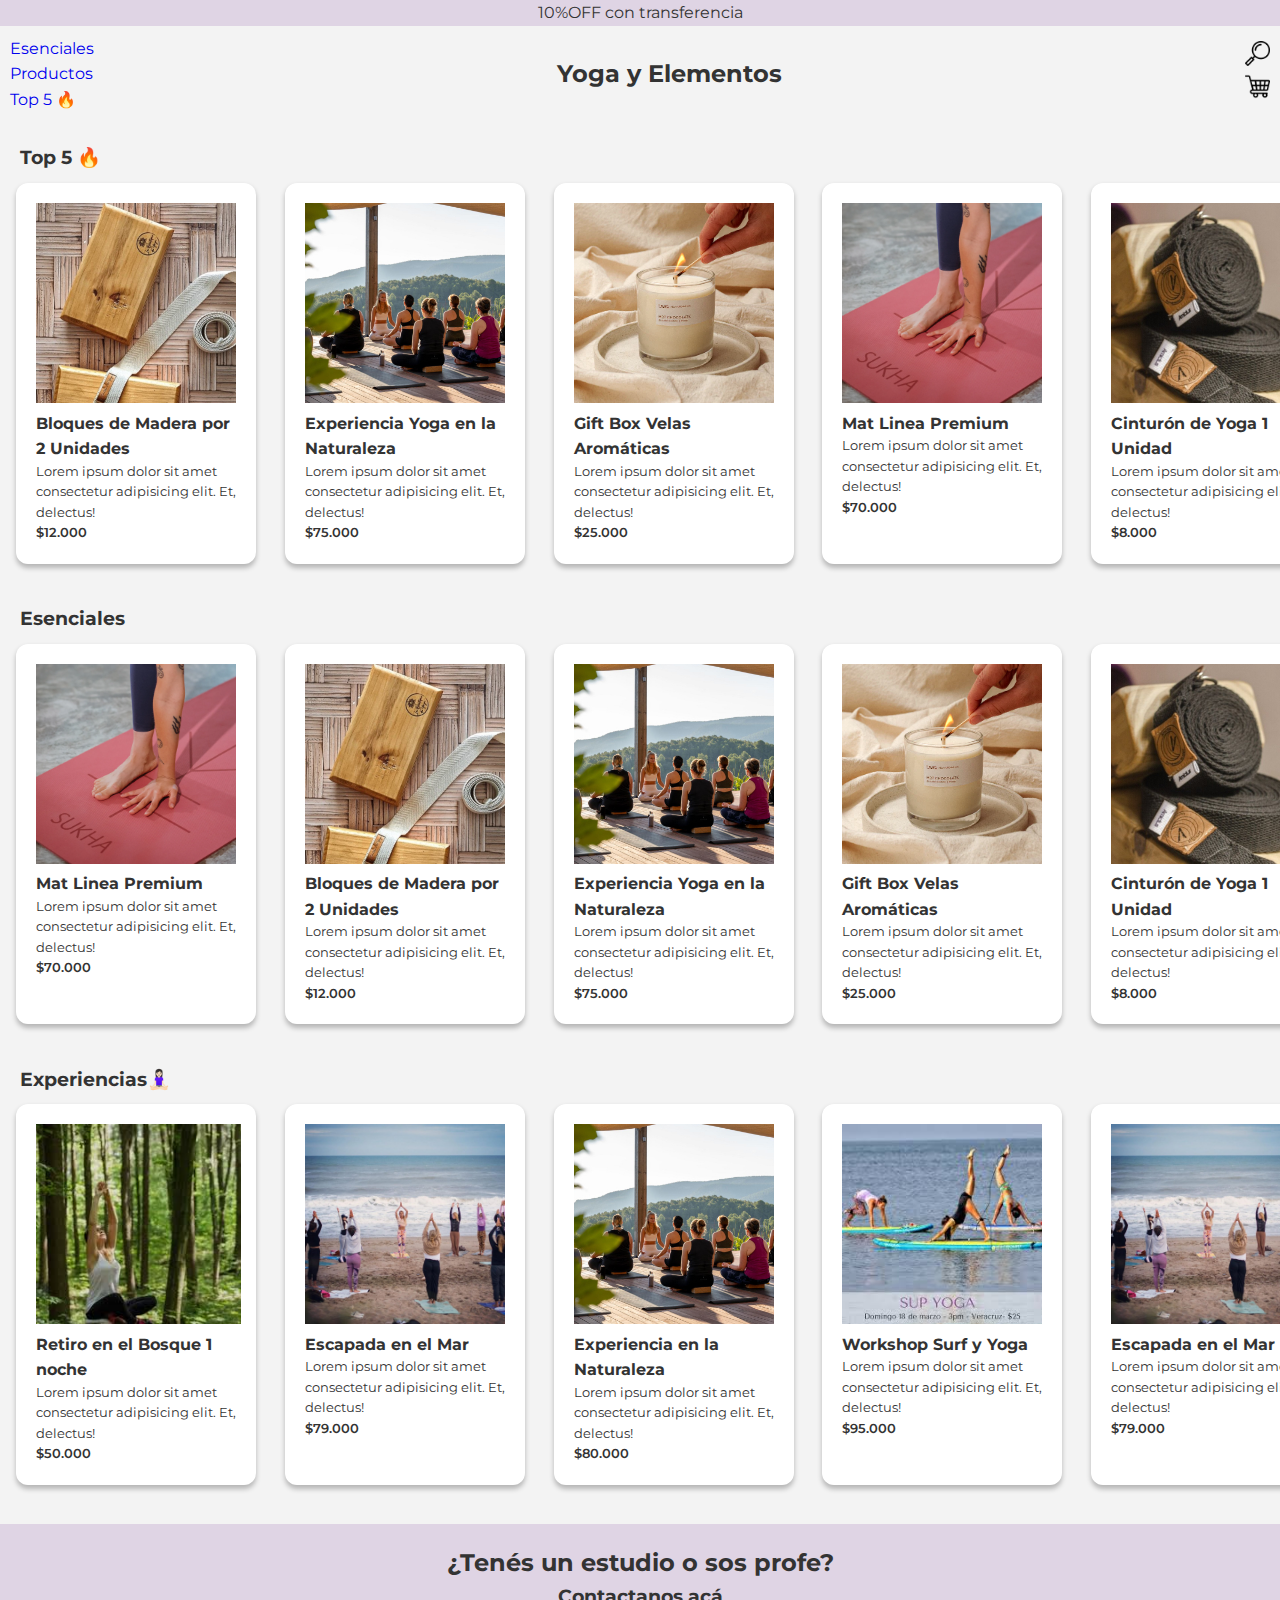
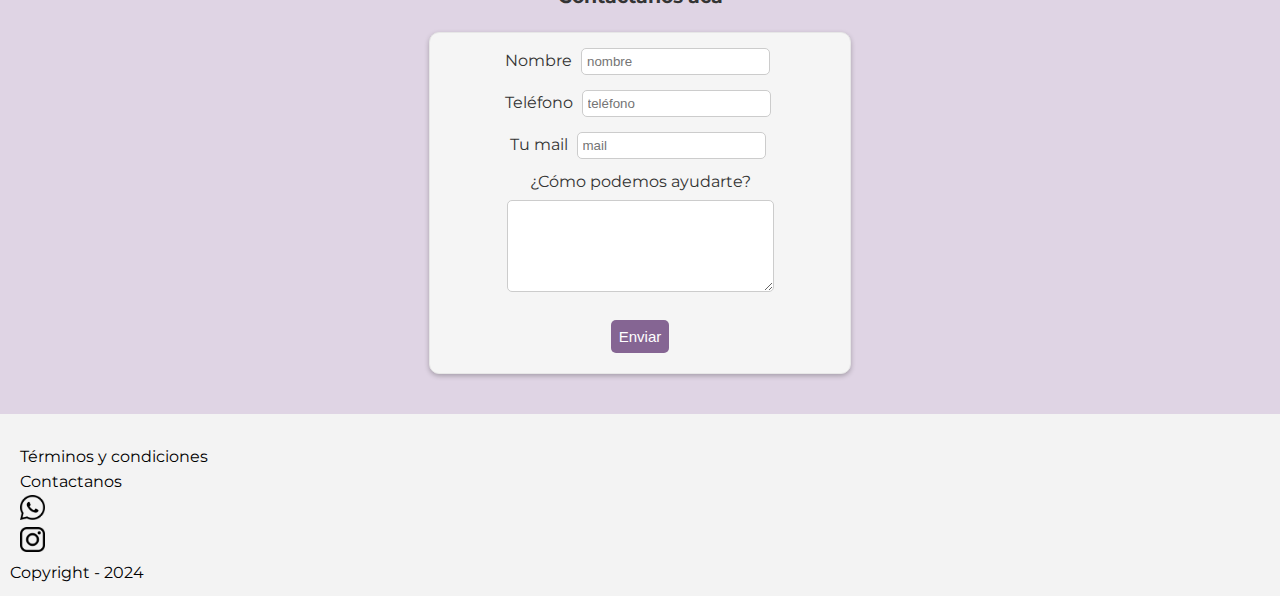
<file: index.html>
<!DOCTYPE html>
<html lang="es">
<head>
    <meta charset="UTF-8">
    <meta name="viewport" content="width=device-width, initial-scale=1.0">
    <title> Yoga y Elementos </title>
    <link href="https://fonts.googleapis.com/css2?family=Montserrat:wght@400;700&display=swap" rel="stylesheet">
    <link rel="shortcut icon" href="IMAGENES/ICONOS/icon_loto.png">
    <link rel="stylesheet" href="./CSS/index_style.css">


</head>
<body>
    <!-- estoy dudando si poner el header siempre visible? en ese caso me gustaria que se achique al scrollear hacia abajo-->
    <header>
        <aside class="banner_superior">10%OFF con transferencia</aside>
        <!-- header siempre visible -->
        <div class="header_superior">
            <!-- menu de navegacion, a futuro hacer hamburgesa a la izquierda, con X para cerrar -->
            <nav>
                <ul>
                    <li><a href="#esenciales">Esenciales</a></li>
                    <li><a href="productos.html">Productos</a></li>
                    <li><a href="#top_5">Top 5 🔥</a></li>
                    <!-- <li><a href="#experiencias">Experiencias</a></li>
                    <li><a href="#regalos">Box Regalos🎁</a></li>
                    <li><a href="#contacto_mayoristas">¿Tenés un estudio?</a></li>
                    <li><a href="ayuda.html">Ayuda</a></li> -->
                </ul>
            </nav>

        <!-- titulo de la pagina o LOGO-->
        <h1> Yoga y Elementos</h1>

        <!-- iconos lateral derecho: lupita para buscar y carrito -->
        <ul>
            <li><a href="" target="_blank"><img src="IMAGENES/ICONOS/icon_lupa.png" alt="lupa" width="25px"></a></li>
            <li><a href="" target="_blank"><img src="IMAGENES/ICONOS/icon_carrito.png" alt="carrito" width="25px"></a></li>
        </ul>    
    </div>
    </header>

    <main>
        <!-- <section>
            Esta seccion la planeo a fururo, espero que se pueda hacer con JS: banners con lo destacado/novedades/promos, deben ir en slide automatica y ser anchor de a donde dirige cada uno.
        </section> -->

        <!-- esta es la primera seccion TOP 5, quiero que vaya en slide cuando el usurio scrollee-->
        <section class="categorias_de_productos" id="top_5">
            <h2 class="titulo_categoria">Top 5 🔥</h2>
            <div class="productos_por_categorias">
                <a>
                    <article>
                        <img src="IMAGENES/PRODUCTOS/bloques.jpeg" alt="bloques de yoga" height="200px">

                            <h3>Bloques de Madera por 2 Unidades</h3>
                            <p>Lorem ipsum dolor sit amet consectetur adipisicing elit. Et, delectus!</p>
                            <p class="precio">$12.000</p>
                    </article>
                </a>

                <article>
                    <img src="IMAGENES/PRODUCTOS/yoga_en_la_naturaleza.jpg" alt="yoga en la naturaleza" height="200px">
                        <h3>Experiencia Yoga en la Naturaleza</h3>
                        <p>Lorem ipsum dolor sit amet consectetur adipisicing elit. Et, delectus!</p>
                        <p class="precio">$75.000</p>
                </article>

                <article>
                    <img src="IMAGENES/PRODUCTOS/velas.webp" alt="kit de velas" height="200px">
                        <h3>Gift Box Velas Aromáticas</h3>
                        <p>Lorem ipsum dolor sit amet consectetur adipisicing elit. Et, delectus!</p>
                        <p class="precio">$25.000</p>
                </article>

                <article>
                    <img src="IMAGENES/PRODUCTOS/yoga_mat.webp" alt="yoga mat" height="200px">
                        <h3>Mat Linea Premium</h3>
                        <p>Lorem ipsum dolor sit amet consectetur adipisicing elit. Et, delectus!</p>
                        <p class="precio">$70.000</p>
                </article>

                <article>
                    <img src="IMAGENES/PRODUCTOS/cinturones.jpeg" alt="cinturon de yoga" height="200px">
                        <h3>Cinturón de Yoga 1 Unidad</h3>
                        <p>Lorem ipsum dolor sit amet consectetur adipisicing elit. Et, delectus!</p>
                        <p class="precio">$8.000</p>
                </article>
            </div>
        </section>


        <!-- esta es la seccion ESCENCIALES, debe ir en slide-->
        <section class="categorias_de_productos" id="esenciales">
            <h2 class="titulo_categoria">Esenciales</h2>
            <div class="productos_por_categorias">

                <article>
                    <img src="IMAGENES/PRODUCTOS/yoga_mat.webp" alt="yoga mat" height="200px">
                        <h3>Mat Linea Premium</h3>
                        <p>Lorem ipsum dolor sit amet consectetur adipisicing elit. Et, delectus!</p>
                        <p class="precio">$70.000</p>
                </article>

                <article>
                    <img src="IMAGENES/PRODUCTOS/bloques.jpeg" alt="bloques de yoga" height="200px">

                        <h3>Bloques de Madera por 2 Unidades</h3>
                        <p>Lorem ipsum dolor sit amet consectetur adipisicing elit. Et, delectus!</p>
                        <p class="precio">$12.000</p>
                </article>

                <article>
                    <img src="IMAGENES/PRODUCTOS/yoga_en_la_naturaleza.jpg" alt="yoga en la naturaleza" height="200px">
                        <h3>Experiencia Yoga en la Naturaleza</h3>
                        <p>Lorem ipsum dolor sit amet consectetur adipisicing elit. Et, delectus!</p>
                        <p class="precio">$75.000</p>
                </article>

                <article>
                    <img src="IMAGENES/PRODUCTOS/velas.webp" alt="kit de velas" height="200px">
                        <h3>Gift Box Velas Aromáticas</h3>
                        <p>Lorem ipsum dolor sit amet consectetur adipisicing elit. Et, delectus!</p>
                        <p class="precio">$25.000</p>
                </article>

                <article>
                    <img src="IMAGENES/PRODUCTOS/cinturones.jpeg" alt="cinturon de yoga" height="200px">
                        <h3>Cinturón de Yoga 1 Unidad</h3>
                        <p>Lorem ipsum dolor sit amet consectetur adipisicing elit. Et, delectus!</p>
                        <p class="precio">$8.000</p>
                </article>
            </div>
        </section>


                <!-- esta es la seccion EXPERIENCIAS, deberia ir en slide-->
        <section class="categorias_de_productos" id="experiencias">
            <h2 class="titulo_categoria">Experiencias🧘🏻‍♀️</h2>
                <div class="productos_por_categorias">
                    <article>
                        <img src="IMAGENES/PRODUCTOS/bosque.jpeg" alt="yoga en el bosque" height="200px">
                            <h3>Retiro en el Bosque 1 noche</h3>
                            <p>Lorem ipsum dolor sit amet consectetur adipisicing elit. Et, delectus!</p>
                            <p class="precio">$50.000</p>
                    </article>

                    <article>
                        <img src="IMAGENES/PRODUCTOS/mar.jpg" alt="yoga en el mar" height="200px">
                            <h3>Escapada en el Mar</h3>
                            <p>Lorem ipsum dolor sit amet consectetur adipisicing elit. Et, delectus!</p>
                            <p class="precio">$79.000</p>
                    </article>

                    <article>
                        <img src="IMAGENES/PRODUCTOS/yoga_en_la_naturaleza.jpg" alt="yoga en la naturaleza" height="200px">
                            <h3>Experiencia en la Naturaleza</h3>
                            <p>Lorem ipsum dolor sit amet consectetur adipisicing elit. Et, delectus!</p>
                            <p class="precio">$80.000</p>
                    </article>

                    <article>
                        <img src="IMAGENES/PRODUCTOS/yoga-y-surf.jpeg" alt="yoga y surf" height="200px">
                            <h3>Workshop Surf y Yoga</h3>
                            <p>Lorem ipsum dolor sit amet consectetur adipisicing elit. Et, delectus!</p>
                            <p class="precio">$95.000</p>
                    </article>

                    <article>
                        <img src="IMAGENES/PRODUCTOS/mar.jpg" alt="yoga en el mar" height="200px">
                            <h3>Escapada en el Mar</h3>
                            <p>Lorem ipsum dolor sit amet consectetur adipisicing elit. Et, delectus!</p>
                            <p class="precio">$79.000</p>
                    </article>
                </div>
        </section>

        
        <!-- esta es la seccion REGALOS la voy a dejar comentada por que por ahora no la voy a usar -->

        <!-- <section class="categorias_de_productos" id="regalos">
            <h2 class="titulo_categoria">Experiencias para Regalar🎁</h2>
            <div class="productos_por_categorias">
                <article>
                    <img src="" alt="bloques de yoga">
                        <h3>Bloques de Madera por 2 Unidades</h3>
                        <p>Lorem ipsum dolor sit amet consectetur adipisicing elit. Et, delectus!</p>
                        <p>$12.000</p>
                </article>

                <article>
                    <img src="" alt="cinturon de yoga">
                        <h3>Cinturon 2mts</h3>
                        <p>Lorem ipsum dolor sit amet consectetur adipisicing elit. Et, delectus!</p>
                        <p>$8.000</p>
                </article>

                <article>
                    <img src="" alt="yoga mat">
                        <h3>Mat Linea Premium</h3>
                        <p>Lorem ipsum dolor sit amet consectetur adipisicing elit. Et, delectus!</p>
                        <p>$70.000</p>
                </article>

                <article>
                    <img src="" alt="bloques de yoga">
                        <h3>Bloques de Madera 1 Unidad</h3>
                        <p>Lorem ipsum dolor sit amet consectetur adipisicing elit. Et, delectus!</p>
                        <p>$8.000</p>
                </article>

                <article>
                    <img src="" alt="kit de velas">
                        <h3>Gift Box Velas Aromáticas</h3>
                        <p>Lorem ipsum dolor sit amet consectetur adipisicing elit. Et, delectus!</p>
                        <p>$25.000</p>
                </article>
            </div>
        </section> -->

        
        <section class="seccion_contacto" id="contacto_mayoristas">
            <h2>¿Tenés un estudio o sos profe?</h2>
            <h3>Contactanos acá</h3>
                <form class="formulario-de-contacto" action="https://formsubmit.co/amalsalloum1@gmail.com" method="POST">

                    <label for="nombre">Nombre</label>
                    <input type="text" id="nombre" name="Nombre" placeholder="nombre" required> <br>

                    <label for="telefono">Teléfono</label>
                    <input type="tel" id="telefono" name="Telefono" placeholder="teléfono" required> <br>

                    <label for="mail">Tu mail</label>
                    <input type="email" id="mail" name="mail" placeholder="mail" required> <br>
                    
                    <label for="comentario">¿Cómo podemos ayudarte?</label> 
                    <textarea id="comentario" name="Comentario" cols="30"
                    rows="5"></textarea><br>

                    <button type="submit"> Enviar </button> <br>
                </form>
        </section>
    
    </main>


    <footer>
        <ul>
            <li><a href="./ayuda.html">Términos y condiciones</a></li>
            <li><a href="#contacto_mayoristas">Contactanos</a></li>
            <li><a href="https://web.whatsapp.com" target="_blank"><img src="IMAGENES/ICONOS/icon_logo_whatsapp.png" alt="logo whatsapp" width="25px"></a></li>
            <li><a href="https://www.instagram.com" target="_blank"><img src="IMAGENES/ICONOS/icon_logo_instagram.png" alt="logo instagram" width="25px"></a></li>
            <li>Copyright - 2024</li>        
        </ul>

    </footer>

</body>
</html>
</file>
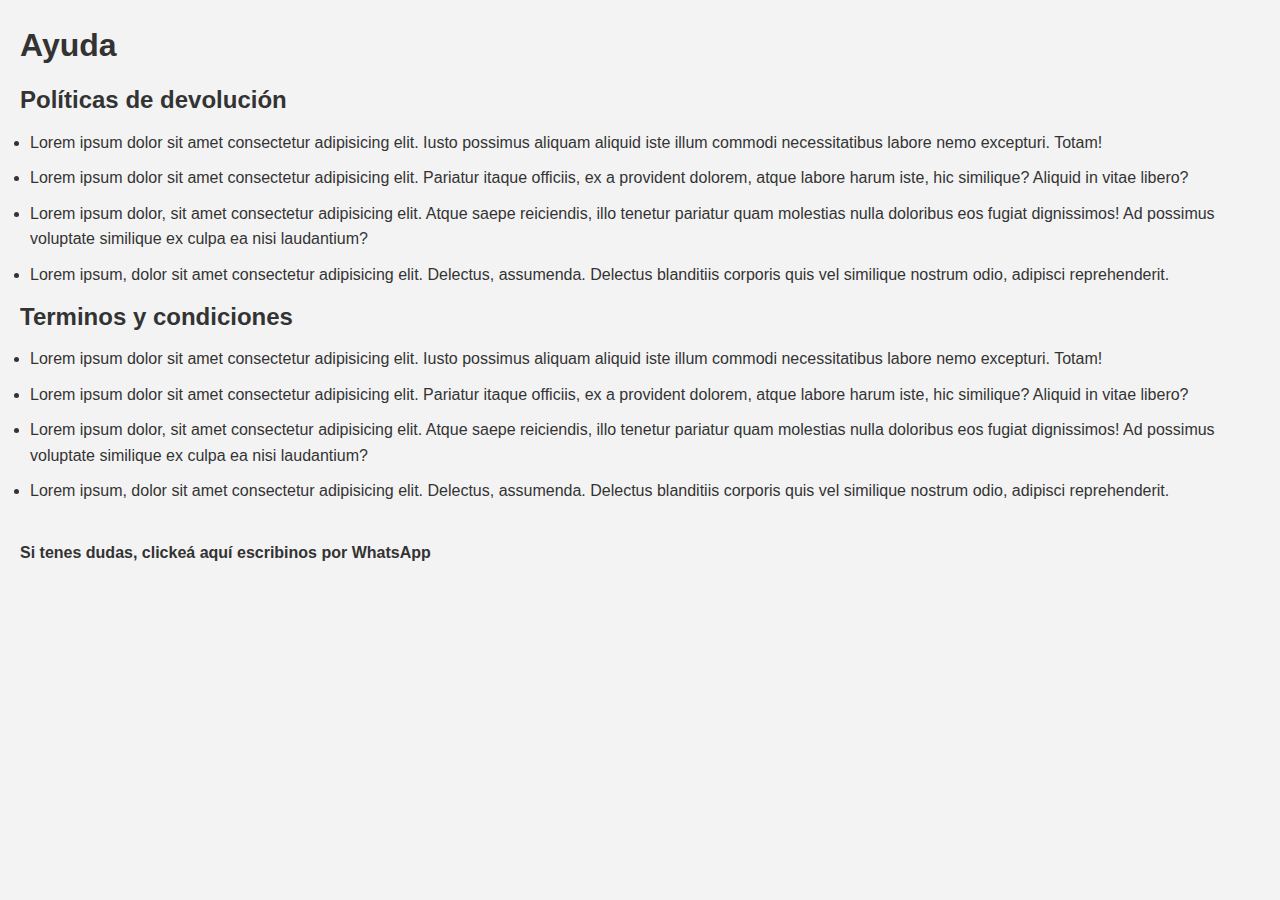
<file: ayuda.html>
<!DOCTYPE html>
<html lang="es">
<head>
    <meta charset="UTF-8">
    <meta name="viewport" content="width=device-width, initial-scale=1.0">
    <title>Ayuda - Yoga y Elementos</title>
    <link rel="shortcut icon" href="IMAGENES/ICONOS/icon_loto.png">
    <link rel="stylesheet" href="./CSS/ayuda_style.css">

</head>
<body>

    <h1>Ayuda</h1>
    <h2>Políticas de devolución</h2>
    <ul>
        <li>Lorem ipsum dolor sit amet consectetur adipisicing elit. Iusto possimus aliquam aliquid iste illum commodi necessitatibus labore nemo excepturi. Totam!</li>
        <li>Lorem ipsum dolor sit amet consectetur adipisicing elit. Pariatur itaque officiis, ex a provident dolorem, atque labore harum iste, hic similique? Aliquid in vitae libero?</li>
        <li>Lorem ipsum dolor, sit amet consectetur adipisicing elit. Atque saepe reiciendis, illo tenetur pariatur quam molestias nulla doloribus eos fugiat dignissimos! Ad possimus voluptate similique ex culpa ea nisi laudantium?</li>
        <li>Lorem ipsum, dolor sit amet consectetur adipisicing elit. Delectus, assumenda. Delectus blanditiis corporis quis vel similique nostrum odio, adipisci reprehenderit.</li>
    </ul>

    <h2>Terminos y condiciones</h2>
    <ul>
        <li>Lorem ipsum dolor sit amet consectetur adipisicing elit. Iusto possimus aliquam aliquid iste illum commodi necessitatibus labore nemo excepturi. Totam!</li>
        <li>Lorem ipsum dolor sit amet consectetur adipisicing elit. Pariatur itaque officiis, ex a provident dolorem, atque labore harum iste, hic similique? Aliquid in vitae libero?</li>
        <li>Lorem ipsum dolor, sit amet consectetur adipisicing elit. Atque saepe reiciendis, illo tenetur pariatur quam molestias nulla doloribus eos fugiat dignissimos! Ad possimus voluptate similique ex culpa ea nisi laudantium?</li>
        <li>Lorem ipsum, dolor sit amet consectetur adipisicing elit. Delectus, assumenda. Delectus blanditiis corporis quis vel similique nostrum odio, adipisci reprehenderit.</li>
    </ul><br>

    
    <a href="wa.me/+5491139257620"target>Si tenes dudas, clickeá aquí escribinos por WhatsApp</a>
</body>
</html>
</file>
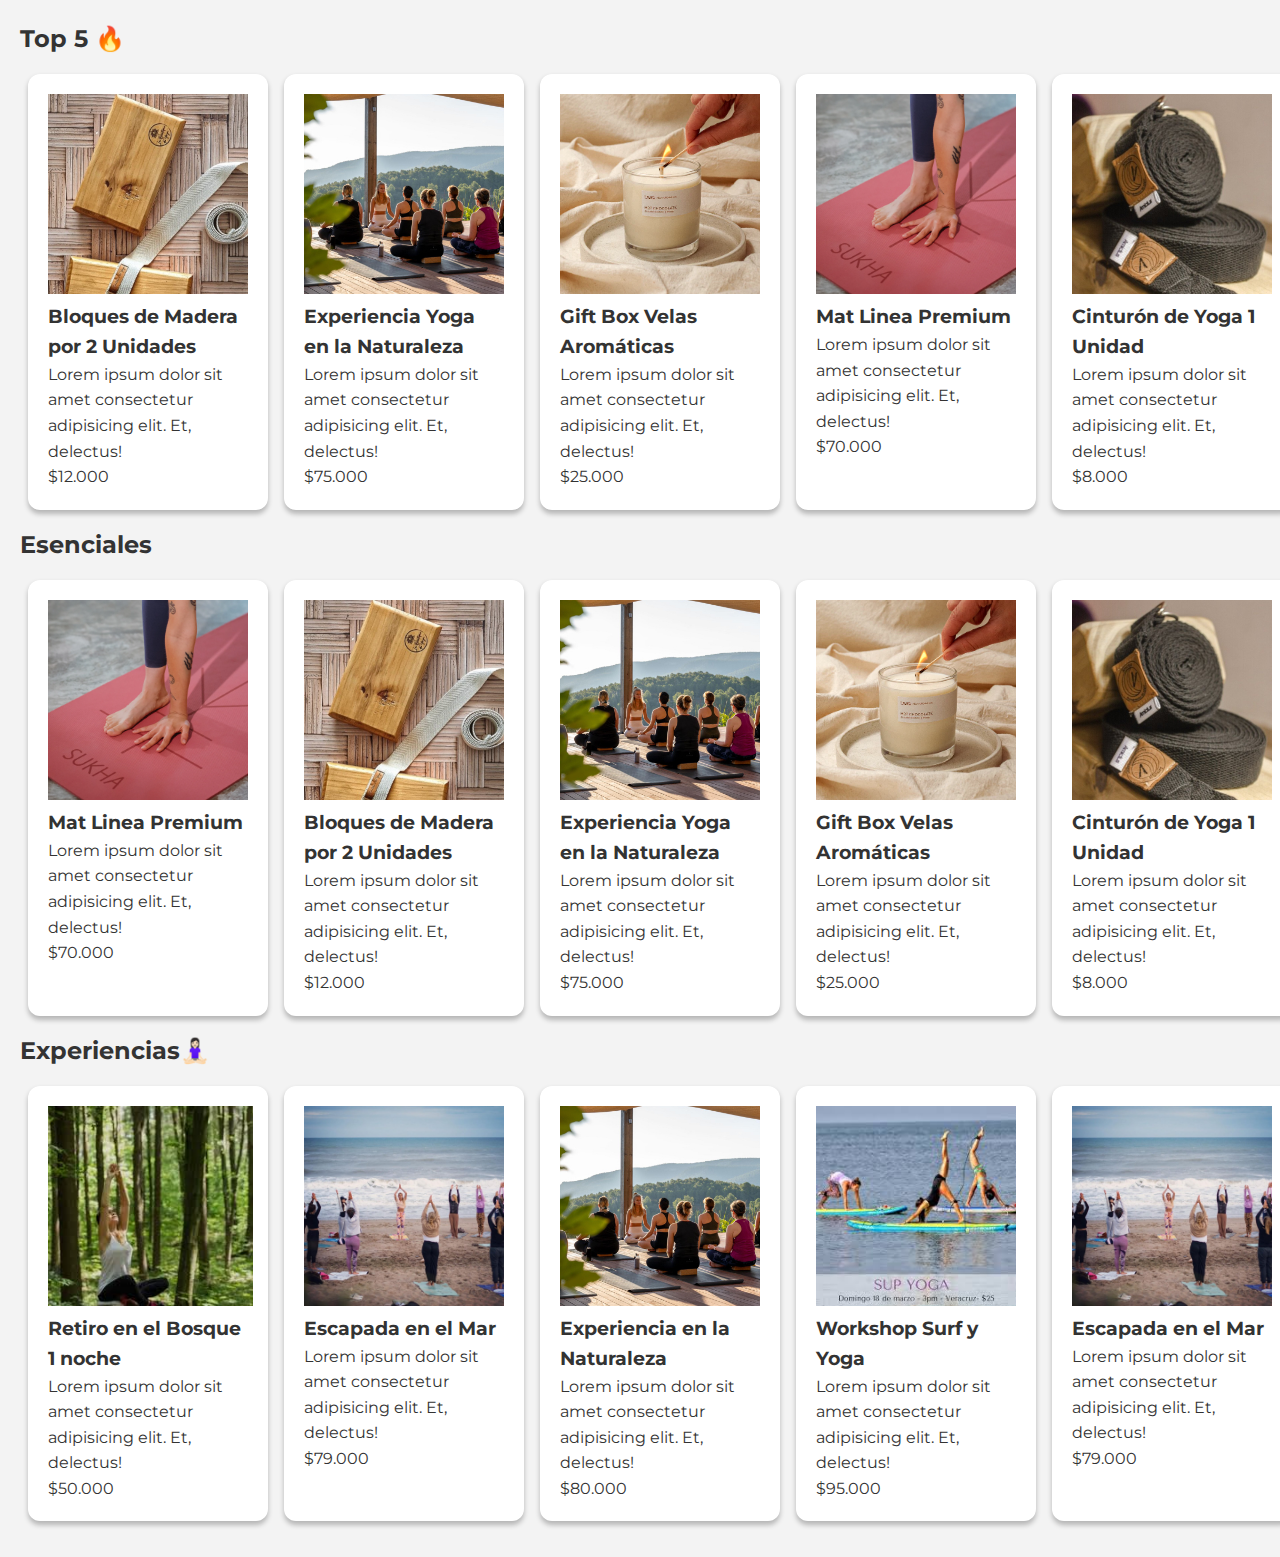
<file: productos.html>
<!DOCTYPE html>
<html lang="en">
<head>
    <meta charset="UTF-8">
    <meta name="viewport" content="width=device-width, initial-scale=1.0">
    <title>Productos - Yoga y Elementos</title>
    <link href="https://fonts.googleapis.com/css2?family=Montserrat:wght@400;700&display=swap" rel="stylesheet">
    <link rel="shortcut icon" href="IMAGENES/ICONOS/icon_loto.png">
    <link rel="stylesheet" href="./CSS/productos_style.css">

</head>
<body>
    <section class="categorias_de_productos" id="top_5">
        <h2 class="titulo_categoria">Top 5 🔥</h2>
        <div class="productos_por_categorias">
            <article>
                <img src="IMAGENES/PRODUCTOS/bloques.jpeg" alt="bloques de yoga" height="200px">

                    <h3>Bloques de Madera por 2 Unidades</h3>
                    <p>Lorem ipsum dolor sit amet consectetur adipisicing elit. Et, delectus!</p>
                    <p>$12.000</p>
            </article>

            <article>
                <img src="IMAGENES/PRODUCTOS/yoga_en_la_naturaleza.jpg" alt="yoga en la naturaleza" height="200px">
                    <h3>Experiencia Yoga en la Naturaleza</h3>
                    <p>Lorem ipsum dolor sit amet consectetur adipisicing elit. Et, delectus!</p>
                    <p>$75.000</p>
            </article>

            <article>
                <img src="IMAGENES/PRODUCTOS/velas.webp" alt="kit de velas" height="200px">
                    <h3>Gift Box Velas Aromáticas</h3>
                    <p>Lorem ipsum dolor sit amet consectetur adipisicing elit. Et, delectus!</p>
                    <p>$25.000</p>
            </article>

            <article>
                <img src="IMAGENES/PRODUCTOS/yoga_mat.webp" alt="yoga mat" height="200px">
                    <h3>Mat Linea Premium</h3>
                    <p>Lorem ipsum dolor sit amet consectetur adipisicing elit. Et, delectus!</p>
                    <p>$70.000</p>
            </article>

            <article>
                <img src="IMAGENES/PRODUCTOS/cinturones.jpeg" alt="cinturon de yoga" height="200px">
                    <h3>Cinturón de Yoga 1 Unidad</h3>
                    <p>Lorem ipsum dolor sit amet consectetur adipisicing elit. Et, delectus!</p>
                    <p>$8.000</p>
            </article>
        </div>
    </section>


    <!-- esta es la seccion ESCENCIALES, debe ir en slide-->
    <section class="categorias_de_productos" id="esenciales">
        <h2 class="titulo_categoria">Esenciales</h2>
        <div class="productos_por_categorias">

            <article>
                <img src="IMAGENES/PRODUCTOS/yoga_mat.webp" alt="yoga mat" height="200px">
                    <h3>Mat Linea Premium</h3>
                    <p>Lorem ipsum dolor sit amet consectetur adipisicing elit. Et, delectus!</p>
                    <p>$70.000</p>
            </article>

            <article>
                <img src="IMAGENES/PRODUCTOS/bloques.jpeg" alt="bloques de yoga" height="200px">

                    <h3>Bloques de Madera por 2 Unidades</h3>
                    <p>Lorem ipsum dolor sit amet consectetur adipisicing elit. Et, delectus!</p>
                    <p>$12.000</p>
            </article>

            <article>
                <img src="IMAGENES/PRODUCTOS/yoga_en_la_naturaleza.jpg" alt="yoga en la naturaleza" height="200px">
                    <h3>Experiencia Yoga en la Naturaleza</h3>
                    <p>Lorem ipsum dolor sit amet consectetur adipisicing elit. Et, delectus!</p>
                    <p>$75.000</p>
            </article>

            <article>
                <img src="IMAGENES/PRODUCTOS/velas.webp" alt="kit de velas" height="200px">
                    <h3>Gift Box Velas Aromáticas</h3>
                    <p>Lorem ipsum dolor sit amet consectetur adipisicing elit. Et, delectus!</p>
                    <p>$25.000</p>
            </article>

            <article>
                <img src="IMAGENES/PRODUCTOS/cinturones.jpeg" alt="cinturon de yoga" height="200px">
                    <h3>Cinturón de Yoga 1 Unidad</h3>
                    <p>Lorem ipsum dolor sit amet consectetur adipisicing elit. Et, delectus!</p>
                    <p>$8.000</p>
            </article>
        </div>
    </section>


            <!-- esta es la seccion EXPERIENCIAS, deberia ir en slide-->
    <section class="categorias_de_productos" id="experiencias">
        <h2 class="titulo_categoria">Experiencias🧘🏻‍♀️</h2>
            <div class="productos_por_categorias">
                <article>
                    <img src="IMAGENES/PRODUCTOS/bosque.jpeg" alt="yoga en el bosque" height="200px">
                        <h3>Retiro en el Bosque 1 noche</h3>
                        <p>Lorem ipsum dolor sit amet consectetur adipisicing elit. Et, delectus!</p>
                        <p>$50.000</p>
                </article>

                <article>
                    <img src="IMAGENES/PRODUCTOS/mar.jpg" alt="yoga en el mar" height="200px">
                        <h3>Escapada en el Mar</h3>
                        <p>Lorem ipsum dolor sit amet consectetur adipisicing elit. Et, delectus!</p>
                        <p>$79.000</p>
                </article>

                <article>
                    <img src="IMAGENES/PRODUCTOS/yoga_en_la_naturaleza.jpg" alt="yoga en la naturaleza" height="200px">
                        <h3>Experiencia en la Naturaleza</h3>
                        <p>Lorem ipsum dolor sit amet consectetur adipisicing elit. Et, delectus!</p>
                        <p>$80.000</p>
                </article>

                <article>
                    <img src="IMAGENES/PRODUCTOS/yoga-y-surf.jpeg" alt="yoga y surf" height="200px">
                        <h3>Workshop Surf y Yoga</h3>
                        <p>Lorem ipsum dolor sit amet consectetur adipisicing elit. Et, delectus!</p>
                        <p>$95.000</p>
                </article>

                <article>
                    <img src="IMAGENES/PRODUCTOS/mar.jpg" alt="yoga en el mar" height="200px">
                        <h3>Escapada en el Mar</h3>
                        <p>Lorem ipsum dolor sit amet consectetur adipisicing elit. Et, delectus!</p>
                        <p>$79.000</p>
                </article>
            </div>
    </section>

</body>
</html>
</file>
<file: CSS/index_style.css>
* {
    margin: 0;
    padding: 0;
}

html {
    scroll-behavior: smooth;
}

/*ESTILOS PARA EL BODY*/
body {
    font-family: 'Montserrat', sans-serif;
    line-height: 1.6;
    font-size: 1rem; 
    margin: 0px;
    padding: 0px;
    color: #333;
    background-color: #f3f3f3;

}

/*ESTILOS PARA EL HEADER*/
.banner_superior {
    text-align: center;
    background-color:  rgb(223, 212, 228);
}

.header_superior {
    display: flex;
    flex-direction: row;
    justify-content: space-between;
    padding: 10px;
    align-items: center;
}

.header_superior h1 {
    font-size: 1.5rem;
    margin-top: 5px;
    margin-bottom: 5px;
    text-align: center;
}

.header_superior ul {
    list-style: none;
    font-size: 1rem;
}

/* ESTILO PARA LAS ANCHOR DEL HEADER Y EL FOOTER */
header a {
    text-decoration: none;
}
header a:link :visited{
    color:rgb(100, 0, 84);
}
header a:hover {
    font-weight: 600;
}
header a img:hover {
    transform: scale(1.1); 
}
footer a:link :visited{
    color:rgb(100, 0, 84);
}
footer a:hover {
    font-weight: 600;
}


/* ESTILO PARA TODAS LAS CATEGORIAS */
.categorias_de_productos {
    margin-top: 20px;
}
.productos_por_categorias {
    display: flex;
    flex-direction: row;
    flex-wrap: nowrap;
}

.titulo_categoria {
    font-size: 1.2rem;
    padding-left: 10px;
    margin: 10px;
}

/* ESTILO PARA TODAS LAS CARDS DE PRODUCTOS */
.productos_por_categorias a article:hover{
    transform: scale(1.02);
}


article {
    text-align: left;
    padding: 1.25rem; 
    margin: 0rem 0.8rem 1.2rem 1rem; 
    background-color: rgb(255, 255, 255);
    border-radius: 0.75rem; 
    box-shadow: 0 0.2rem 0.3rem rgba(0, 0, 0, 0.25);
    width: 200px;
    min-width: 200px;
}

/* ESTILO PARA EL INTERIOR DE LAS CARDS DE PRODUCTOS */
article h3 {
    font-size: 1rem;
}
article p {
    font-size: 0.8rem;
}
article .precio {
    font-weight: 600;
}


/* ESTILO PARA SECCION DEL FORMULARIO DE CONTACTO */
/* aca tengo que corregir flexbox se ve pesimo en telefono */

.seccion_contacto {
    text-align: center;
    margin: 20px 0px 20px 0px;
    padding: 20px;
    background-color: rgb(223, 212, 228);
    display: flex;
    flex-direction: column;
    flex-wrap: nowrap;
}

.formulario-de-contacto {

    background-color: whitesmoke;
    border: solid, 0.5px, #e7e7e7;
    border-radius: 10px;
    box-shadow: 0 2px 5px rgba(0, 0, 0, 0.25);
    margin: auto;
    margin-top: 20px;
    margin-bottom: 20px;
    padding: 10px;
    max-width: 400px;
}

.formulario-de-contacto h3 {
    font-size: 18px;
}

.formulario-de-contacto input, textarea {
    margin: 5px 5px 10px 5px;
    padding: 5px;
    border-radius: 5px;
    border: 1px solid #ccc;
}

.formulario-de-contacto textarea {
    height: 80px;
}

.formulario-de-contacto button {
    margin: 10px;
    padding: 8px;
    font-size: 15px;
    background-color: rgba(59, 6, 82, 0.603);
    color: white;
    border: none;
    border-radius: 5px;
    cursor: pointer;
}

button:hover {
    background-color: rgba(59, 6, 82, 0.8);
}

/* ESTILO PARA EL FOOTER */
footer ul, footer a {
    padding: 10px;
    text-decoration: none;
    color: #000;
    list-style-type: none;
}

footer a:link{
    color: #000;
}
footer a:visited {
        color: #000;
}

footer a img:hover {
    transform: scale(1.1); 
}
</file>
<file: CSS/ayuda_style.css>
* {
    margin: 0;
    padding: 0;
}

html {
    scroll-behavior: smooth;
}

body {
    font-family: 'Montserrat', sans-serif;
    line-height: 1.6;
    font-size: 1rem; 
    margin: 20px;
    padding: 0px;
    color: #333;
    background-color: #f3f3f3;
}


/* ESTILO PARA EL TITULO DE ESTA PAGINA */
h1 {
    margin-top: 10px;
    margin-bottom: 10px;
}

/* ESTILO PARA CADA TYC */
li  {
    margin: 10px;
}

/* ESTILO PARA EL BOTON A WHATSAPP */
a {
    text-decoration: none;
    color: #333;
    font-weight: bold;
}
</file>
<file: CSS/productos_style.css>
* {
    margin: 0;
    padding: 0;
}

html {
    scroll-behavior: smooth;
}

body {
    font-family: 'Montserrat', sans-serif;
    line-height: 1.6;
    font-size: 1rem; 
    margin: 20px;
    padding: 0px;
    color: #333;
    background-color: #f3f3f3;
}

/* ESTILO PARA EL TITULO DE ESTA PAGINA */
h1 {
    margin-top: 10px;
    margin-bottom: 10px;
}


/* ESTILO PARA TODAS LAS CATEGORIAS */
.productos_por_categorias {
    display: flex;
    flex-direction: row;
    flex-wrap: nowrap;
}


/* ESTILO PARA TODOS LOS PRODUCTOS */
article {
    text-align: left;
    padding: 1.25rem; 
    margin: 1rem 0.5rem; 
    background-color: rgb(255, 255, 255);
    border-radius: 0.75rem; 
    box-shadow: 0 0.2rem 0.3rem rgba(0, 0, 0, 0.25);
    width: 200px;
    min-width: 200px;
}
</file>
